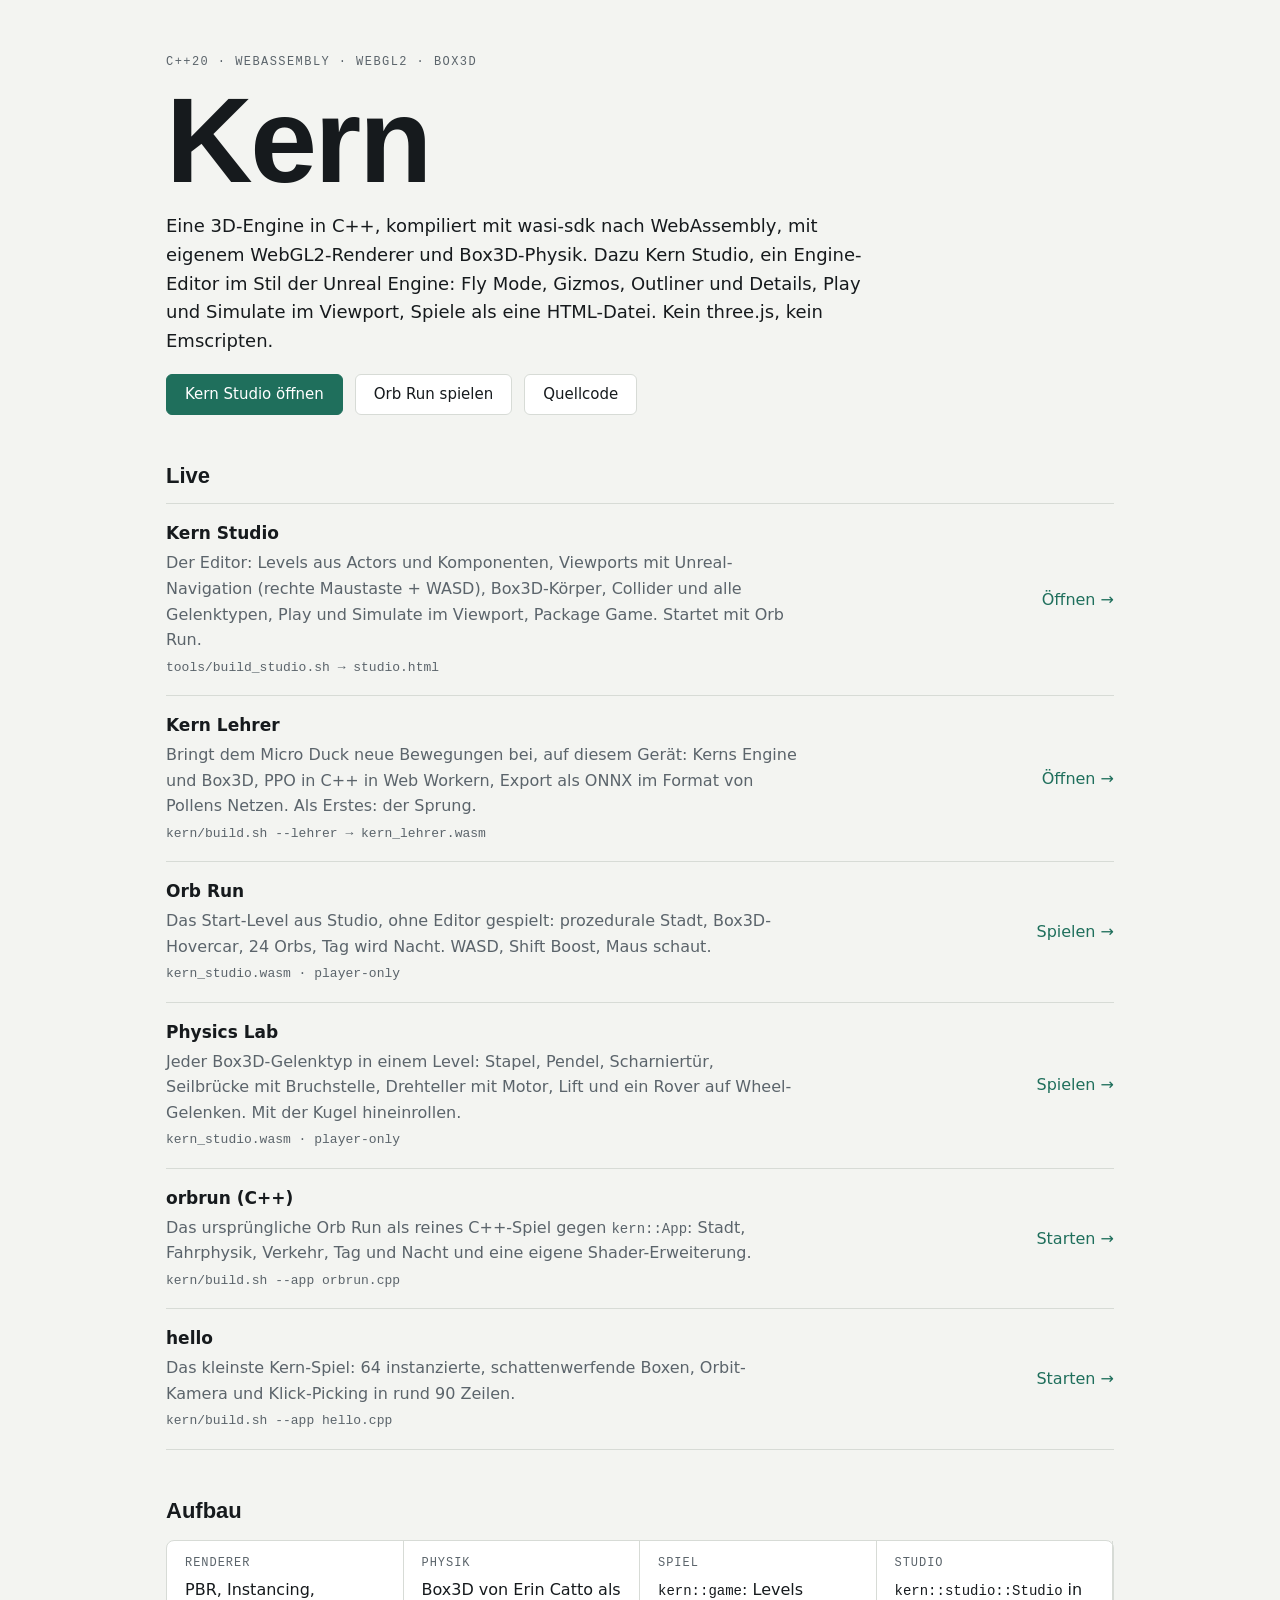
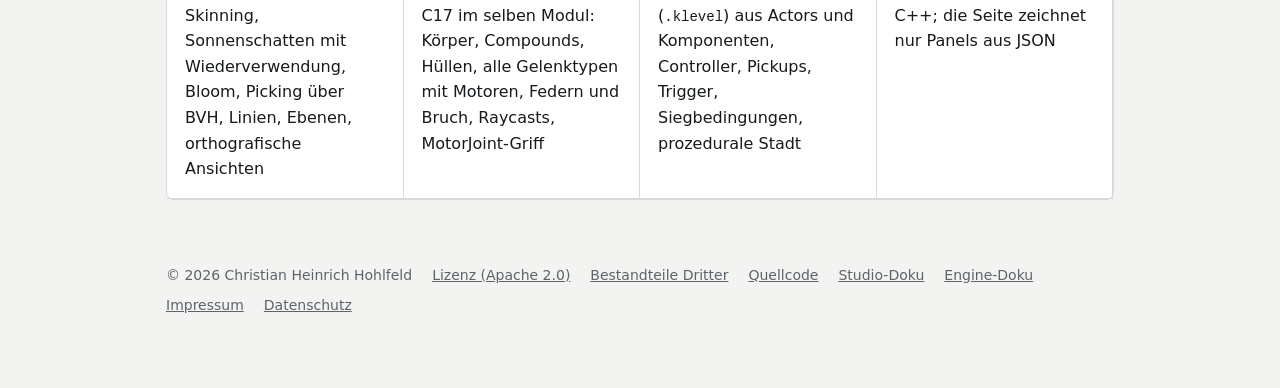
<file: index.html>
<!doctype html>
<html lang="de">
<head>
<meta charset="utf-8">
<meta name="viewport" content="width=device-width,initial-scale=1,viewport-fit=cover">
<title>Kern Engine</title>
<meta name="description" content="Kern: 3D-Engine in C++20, kompiliert nach WebAssembly, WebGL2-Renderer, Box3D-Physik und der Kern Editor als Game-Engine-Oberfläche.">
<style>
/* No web fonts from third-party hosts (no Google Fonts): the families below are used when they are
   installed on the device, otherwise the system fonts after them. */
/* Layout: one column of "build targets" like a build log; each target is a row with its artifact and launch link. */
:root {
  --bg: #f3f4f1; --surface: #ffffff; --ink: #161a1d; --muted: #5b646b; --line: #d7dbd6;
  --accent: #1f6f5c; --accent-ink: #ffffff; --signal: #b8860b;
  --display: "Archivo", "Helvetica Neue", Arial, sans-serif;
  --body: "IBM Plex Sans", system-ui, -apple-system, "Segoe UI", sans-serif;
  --mono: "IBM Plex Mono", ui-monospace, "SFMono-Regular", Menlo, monospace;
  color-scheme: light;
}
@media (prefers-color-scheme: dark) {
  :root:not([data-theme="light"]) { --bg: #101315; --surface: #171b1e; --ink: #e8ecea; --muted: #97a19c; --line: #2a3033; --accent: #4fbf9f; --accent-ink: #0d1412; --signal: #e0b44c; color-scheme: dark; }
}
:root[data-theme="dark"] { --bg: #101315; --surface: #171b1e; --ink: #e8ecea; --muted: #97a19c; --line: #2a3033; --accent: #4fbf9f; --accent-ink: #0d1412; --signal: #e0b44c; color-scheme: dark; }
* { box-sizing: border-box; }
html { padding-top: env(safe-area-inset-top, 0px); padding-bottom: env(safe-area-inset-bottom, 0px); }
body { margin: 0; background: var(--bg); color: var(--ink); font: 16px/1.6 var(--body); }
.wrap { max-width: 980px; margin: 0 auto; padding-block: 56px 72px; padding-left: max(16px, env(safe-area-inset-left, 0px)); padding-right: max(16px, env(safe-area-inset-right, 0px)); display: grid; gap: 48px; }
header { display: grid; gap: 18px; }
.eyebrow { font: 500 12px/1 var(--mono); letter-spacing: .12em; text-transform: uppercase; color: var(--muted); }
h1 { margin: 0; font: 800 clamp(56px, 12vw, 120px)/.9 var(--display); font-stretch: 112%; letter-spacing: -.02em; text-wrap: balance; }
.lede { margin: 0; max-width: 62ch; font-size: 18px; color: var(--ink); }
.lede b { font-weight: 500; }
.cta { display: flex; flex-wrap: wrap; gap: 12px; }
a.btn { display: inline-flex; align-items: center; gap: 8px; padding: 12px 18px; border-radius: 6px; font: 500 15px/1 var(--body); text-decoration: none; border: 1px solid var(--line); color: var(--ink); background: var(--surface); }
a.btn.primary { background: var(--accent); color: var(--accent-ink); border-color: var(--accent); }
a.btn:hover { border-color: var(--accent); }
a:focus-visible { outline: 2px solid var(--accent); outline-offset: 3px; }
h2 { margin: 0 0 14px; font: 600 22px/1.2 var(--display); font-stretch: 112%; }
.targets { list-style: none; margin: 0; padding: 0; border-top: 1px solid var(--line); }
.targets li { display: grid; grid-template-columns: minmax(0, 1fr) auto; gap: 6px 24px; align-items: center; padding: 18px 0; border-bottom: 1px solid var(--line); }
.targets .name { font: 600 17px/1.3 var(--body); }
.targets .what { grid-column: 1; margin: 0; color: var(--muted); max-width: 62ch; }
.targets .cmd { grid-column: 1; font: 13px/1.4 var(--mono); color: var(--muted); overflow-wrap: anywhere; }
.targets a.go { grid-column: 2; grid-row: 1 / span 3; white-space: nowrap; color: var(--accent); font-weight: 500; text-decoration: none; }
.targets a.go:hover { text-decoration: underline; }
.stack { display: grid; grid-template-columns: repeat(auto-fit, minmax(210px, 1fr)); gap: 0; border: 1px solid var(--line); border-radius: 8px; background: var(--surface); }
.stack div { padding: 16px 18px; border-right: 1px solid var(--line); border-bottom: 1px solid var(--line); min-width: 0; }
.stack dt { font: 500 12px/1 var(--mono); letter-spacing: .08em; text-transform: uppercase; color: var(--muted); margin-bottom: 8px; }
.stack dd { margin: 0; }
.stack code, p code { font: 14px var(--mono); }
footer { color: var(--muted); font-size: 14px; display: flex; flex-wrap: wrap; gap: 8px 20px; }
footer a { color: var(--muted); }
@media (max-width: 560px) {
  .targets li { grid-template-columns: minmax(0, 1fr); }
  .targets a.go { grid-column: 1; grid-row: auto; }
}
@media (prefers-reduced-motion: no-preference) { a.btn { transition: border-color .15s; } }
</style>
</head>
<body>
<div class="wrap">
  <header>
    <div class="eyebrow">C++20 · WebAssembly · WebGL2 · Box3D</div>
    <h1>Kern</h1>
    <p class="lede">Eine 3D-Engine in <b>C++</b>, kompiliert mit wasi-sdk nach <b>WebAssembly</b>, mit eigenem WebGL2-Renderer und <b>Box3D</b>-Physik. Dazu <b>Kern Studio</b>, ein Engine-Editor im Stil der Unreal Engine: Fly Mode, Gizmos, Outliner und Details, Play und Simulate im Viewport, Spiele als eine HTML-Datei. Kein three.js, kein Emscripten.</p>
    <div class="cta">
      <a class="btn primary" href="./editor/">Kern Studio öffnen</a>
      <a class="btn" href="./kern/web/studio/play.html?level=orbRun">Orb Run spielen</a>
      <a class="btn" href="https://github.com/ChristianHohlfeld/kern">Quellcode</a>
    </div>
  </header>

  <section aria-labelledby="live">
    <h2 id="live">Live</h2>
    <ul class="targets">
      <li>
        <span class="name">Kern Studio</span>
        <p class="what">Der Editor: Levels aus Actors und Komponenten, Viewports mit Unreal-Navigation (rechte Maustaste + WASD), Box3D-Körper, Collider und alle Gelenktypen, Play und Simulate im Viewport, Package Game. Startet mit Orb Run.</p>
        <span class="cmd">tools/build_studio.sh → studio.html</span>
        <a class="go" href="./editor/">Öffnen →</a>
      </li>
      <li>
        <span class="name">Kern Lehrer</span>
        <p class="what">Bringt dem Micro Duck neue Bewegungen bei, auf diesem Gerät: Kerns Engine und Box3D, PPO in C++ in Web Workern, Export als ONNX im Format von Pollens Netzen. Als Erstes: der Sprung.</p>
        <span class="cmd">kern/build.sh --lehrer → kern_lehrer.wasm</span>
        <a class="go" href="./lehrer/">Öffnen →</a>
      </li>
      <li>
        <span class="name">Orb Run</span>
        <p class="what">Das Start-Level aus Studio, ohne Editor gespielt: prozedurale Stadt, Box3D-Hovercar, 24 Orbs, Tag wird Nacht. WASD, Shift Boost, Maus schaut.</p>
        <span class="cmd">kern_studio.wasm · player-only</span>
        <a class="go" href="./kern/web/studio/play.html?level=orbRun">Spielen →</a>
      </li>
      <li>
        <span class="name">Physics Lab</span>
        <p class="what">Jeder Box3D-Gelenktyp in einem Level: Stapel, Pendel, Scharniertür, Seilbrücke mit Bruchstelle, Drehteller mit Motor, Lift und ein Rover auf Wheel-Gelenken. Mit der Kugel hineinrollen.</p>
        <span class="cmd">kern_studio.wasm · player-only</span>
        <a class="go" href="./kern/web/studio/play.html?level=physicsLab">Spielen →</a>
      </li>
      <li>
        <span class="name">orbrun (C++)</span>
        <p class="what">Das ursprüngliche Orb Run als reines C++-Spiel gegen <code>kern::App</code>: Stadt, Fahrphysik, Verkehr, Tag und Nacht und eine eigene Shader-Erweiterung.</p>
        <span class="cmd">kern/build.sh --app orbrun.cpp</span>
        <a class="go" href="./kern/examples/orbrun/">Starten →</a>
      </li>
      <li>
        <span class="name">hello</span>
        <p class="what">Das kleinste Kern-Spiel: 64 instanzierte, schattenwerfende Boxen, Orbit-Kamera und Klick-Picking in rund 90 Zeilen.</p>
        <span class="cmd">kern/build.sh --app hello.cpp</span>
        <a class="go" href="./kern/examples/hello/">Starten →</a>
      </li>
    </ul>
  </section>

  <section aria-labelledby="stack">
    <h2 id="stack">Aufbau</h2>
    <dl class="stack">
      <div><dt>Renderer</dt><dd>PBR, Instancing, Skinning, Sonnenschatten mit Wiederverwendung, Bloom, Picking über BVH, Linien, Ebenen, orthografische Ansichten</dd></div>
      <div><dt>Physik</dt><dd>Box3D von Erin Catto als C17 im selben Modul: Körper, Compounds, Hüllen, alle Gelenktypen mit Motoren, Federn und Bruch, Raycasts, MotorJoint-Griff</dd></div>
      <div><dt>Spiel</dt><dd><code>kern::game</code>: Levels (<code>.klevel</code>) aus Actors und Komponenten, Controller, Pickups, Trigger, Siegbedingungen, prozedurale Stadt</dd></div>
      <div><dt>Studio</dt><dd><code>kern::studio::Studio</code> in C++; die Seite zeichnet nur Panels aus JSON</dd></div>
    </dl>
  </section>

  <footer>
    <span>© 2026 Christian Heinrich Hohlfeld</span>
    <a href="LICENSING.txt">Lizenz (Apache 2.0)</a>
    <a href="LICENSES.txt">Bestandteile Dritter</a>
    <a href="https://github.com/ChristianHohlfeld/kern">Quellcode</a>
    <a href="https://github.com/ChristianHohlfeld/kern/blob/main/kern/docs/studio.md">Studio-Doku</a>
    <a href="https://github.com/ChristianHohlfeld/kern/blob/main/kern/README.md">Engine-Doku</a>
    <a href="impressum.html">Impressum</a>
    <a href="datenschutz.html">Datenschutz</a>
  </footer>
</div>
</body>
</html>
</file>
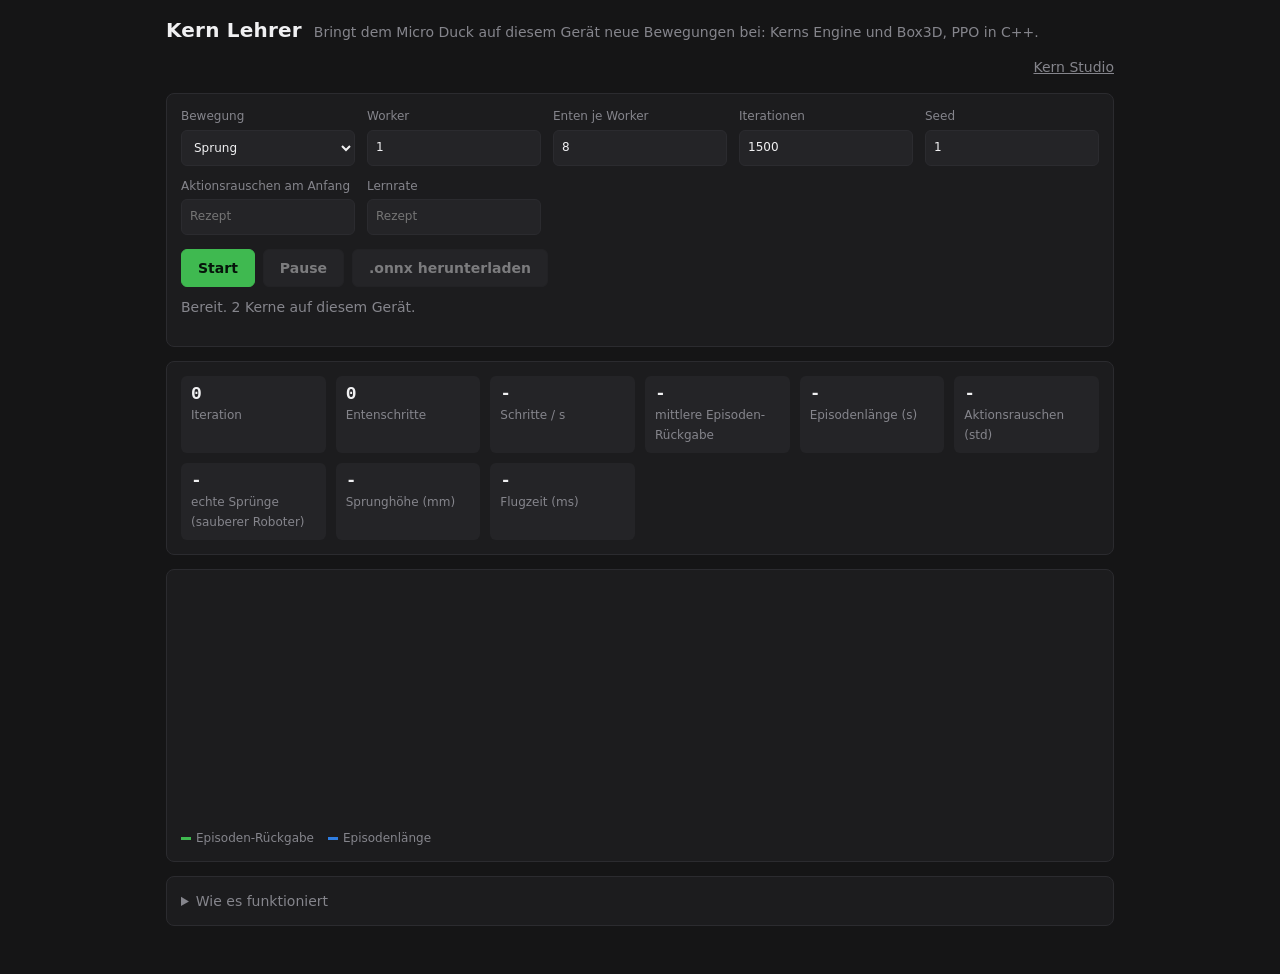
<file: lehrer/index.html>
<!doctype html>
<html lang="de">
<head>
<meta charset="utf-8">
<meta name="viewport" content="width=device-width,initial-scale=1,viewport-fit=cover">
<meta name="color-scheme" content="dark">
<meta name="theme-color" content="#151516">
<meta name="description" content="Kern Lehrer: bringt dem Micro Duck auf diesem Gerät neue Bewegungen bei, in Kerns eigener Engine und Physik.">
<title>Kern Lehrer</title>
<style>
:root {
  --bg1: #151516; --bg2: #1c1c1e; --bg3: #242427; --bg4: #2e2e32; --line2: #2b2b2f;
  --text: #c8c8cc; --text-hi: #f0f0f2; --dim: #85858c; --faint: #5a5a60;
  --accent: #2f7de1; --play: #3fb950; --warn: #e3b341; --err: #f0624f;
  --font: system-ui, -apple-system, "Segoe UI", Roboto, "Helvetica Neue", sans-serif;
  --mono: ui-monospace, "SF Mono", "Cascadia Mono", Menlo, Consolas, monospace;
  color-scheme: dark;
}
* { box-sizing: border-box; }
html, body { margin: 0; background: var(--bg1); color: var(--text); font: 14px/1.45 var(--font); }
main { max-width: 980px; margin: 0 auto; padding: max(16px, env(safe-area-inset-top)) 16px 32px; }
header { display: flex; align-items: baseline; gap: 12px; flex-wrap: wrap; margin-bottom: 16px; }
h1 { font-size: 20px; margin: 0; color: var(--text-hi); font-weight: 650; letter-spacing: .01em; }
header p { margin: 0; color: var(--dim); }
header a { color: var(--dim); margin-left: auto; }
.panel { background: var(--bg2); border: 1px solid var(--line2); border-radius: 8px; padding: 14px; margin-bottom: 14px; }
.controls { display: grid; grid-template-columns: repeat(auto-fit, minmax(150px, 1fr)); gap: 12px; align-items: end; }
label { display: grid; gap: 4px; color: var(--dim); font-size: 12px; }
select, input { font: inherit; color: var(--text-hi); background: var(--bg3); border: 1px solid var(--line2); border-radius: 6px; padding: 7px 8px; min-height: 36px; width: 100%; }
.buttons { display: flex; gap: 8px; flex-wrap: wrap; margin-top: 14px; }
button { font: inherit; font-weight: 600; color: var(--text-hi); background: var(--bg4); border: 1px solid var(--line2); border-radius: 6px; padding: 8px 16px; min-height: 38px; cursor: pointer; }
button.go { background: var(--play); border-color: var(--play); color: #06140a; }
button:disabled { opacity: .45; cursor: default; }
.stats { display: grid; grid-template-columns: repeat(auto-fit, minmax(130px, 1fr)); gap: 10px; }
.stat { background: var(--bg3); border-radius: 6px; padding: 8px 10px; }
.stat b { display: block; font: 600 18px var(--mono); color: var(--text-hi); font-variant-numeric: tabular-nums; }
.stat span { color: var(--dim); font-size: 12px; }
canvas { width: 100%; height: 240px; display: block; }
#status { color: var(--dim); min-height: 1.4em; margin-top: 10px; }
#status.err { color: var(--err); }
.saved { color: var(--play); font-size: 12px; min-height: 1.2em; }
.legend { display: flex; gap: 14px; color: var(--dim); font-size: 12px; margin-top: 6px; }
.legend i { display: inline-block; width: 10px; height: 3px; vertical-align: middle; margin-right: 5px; }
details { color: var(--dim); }
details p { margin: 6px 0; }
</style>
</head>
<body>
<main>
  <header>
    <h1>Kern Lehrer</h1>
    <p>Bringt dem Micro Duck auf diesem Gerät neue Bewegungen bei: Kerns Engine und Box3D, PPO in C++.</p>
    <a href="../editor/">Kern Studio</a>
  </header>
  <section class="panel">
    <div class="controls">
      <label>Bewegung
        <select id="task">
          <option value="jump">Sprung</option>
          <option value="stand">Stehen (Schnelltest)</option>
        </select>
      </label>
      <label>Worker <input id="workers" type="number" min="1" max="64"></label>
      <label>Enten je Worker <input id="envs" type="number" min="1" max="256" value="8"></label>
      <label>Iterationen <input id="iterations" type="number" min="1" max="100000" value="1500"></label>
      <label>Seed <input id="seed" type="number" min="1" value="1"></label>
      <label>Aktionsrauschen am Anfang <input id="initstd" type="number" min="0.05" max="2" step="0.05" placeholder="Rezept"></label>
      <label>Lernrate <input id="lr" type="number" min="0.00001" max="0.01" step="0.0001" placeholder="Rezept"></label>
    </div>
    <div class="buttons">
      <button id="start" class="go">Start</button>
      <button id="pause" disabled>Pause</button>
      <button id="download" disabled>.onnx herunterladen</button>
    </div>
    <div id="status">Die Engine lädt ...</div>
    <div id="saved" class="saved"></div>
  </section>
  <section class="panel stats">
    <div class="stat"><b id="s-it">0</b><span>Iteration</span></div>
    <div class="stat"><b id="s-steps">0</b><span>Entenschritte</span></div>
    <div class="stat"><b id="s-sps">-</b><span>Schritte / s</span></div>
    <div class="stat"><b id="s-ret">-</b><span>mittlere Episoden-Rückgabe</span></div>
    <div class="stat"><b id="s-len">-</b><span>Episodenlänge (s)</span></div>
    <div class="stat"><b id="s-std">-</b><span>Aktionsrauschen (std)</span></div>
    <div class="stat"><b id="s-jump">-</b><span>echte Sprünge (sauberer Roboter)</span></div>
    <div class="stat"><b id="s-height">-</b><span>Sprunghöhe (mm)</span></div>
    <div class="stat"><b id="s-flight">-</b><span>Flugzeit (ms)</span></div>
  </section>
  <section class="panel">
    <canvas id="chart"></canvas>
    <div class="legend"><span><i style="background:var(--play)"></i>Episoden-Rückgabe</span><span><i style="background:var(--accent)"></i>Episodenlänge</span></div>
  </section>
  <details class="panel">
    <summary>Wie es funktioniert</summary>
    <p>Der Sprung lernt in zwei Schritten: Zuerst ahmt das Netz ein Vorbild nach, einen Sprung, den eine Suche (CMA-ES) in derselben Physik gefunden hat. Danach übt es mit PPO und allen Variationen (Massen, Schwerpunkte, Servos, Sensoren), bis es den Sprung selbst sicher kann. Zur Laufzeit gibt es nur das Netz.</p>
    <p>Jeder Worker führt seine eigenen Enten in Kerns Engine (dieselben Servos, Sensoren und derselbe 50-Hz-Regler wie im Kern Studio) und handelt mit der aktuellen Policy. Der Lerner sammelt ihre Schritte und verbessert die Policy mit PPO, dem Rezept, mit dem Pollen Robotics die Netze des Roboters trainiert. Heraus kommt eine ONNX-Datei im Format von Pollens Netzen; Kern Studio und der Roboter selbst können sie laden.</p>
    <p>Diesen Tab offen lassen, solange er lernt; ein Handy ans Ladekabel. Mehr Worker nutzen mehr Kerne. Gleicher Seed und gleich viele Enten ergeben Bit für Bit dasselbe Netz, auf jedem Gerät.</p>
    <p>Alle 25 Iterationen wird das Netz auf diesem Gerät für Kern Studio gespeichert: Die Bewegung „jump“ des Micro Duck (Logik-Knoten Robot Move, Bewegung „jump“) nutzt dann das neueste Sprung-Netz, in offenen Studio-Tabs sofort.</p>
  </details>
</main>
<script type="module" src="../kern/web/lehrer/lehrer.mjs"></script>
</body>
</html>
</file>
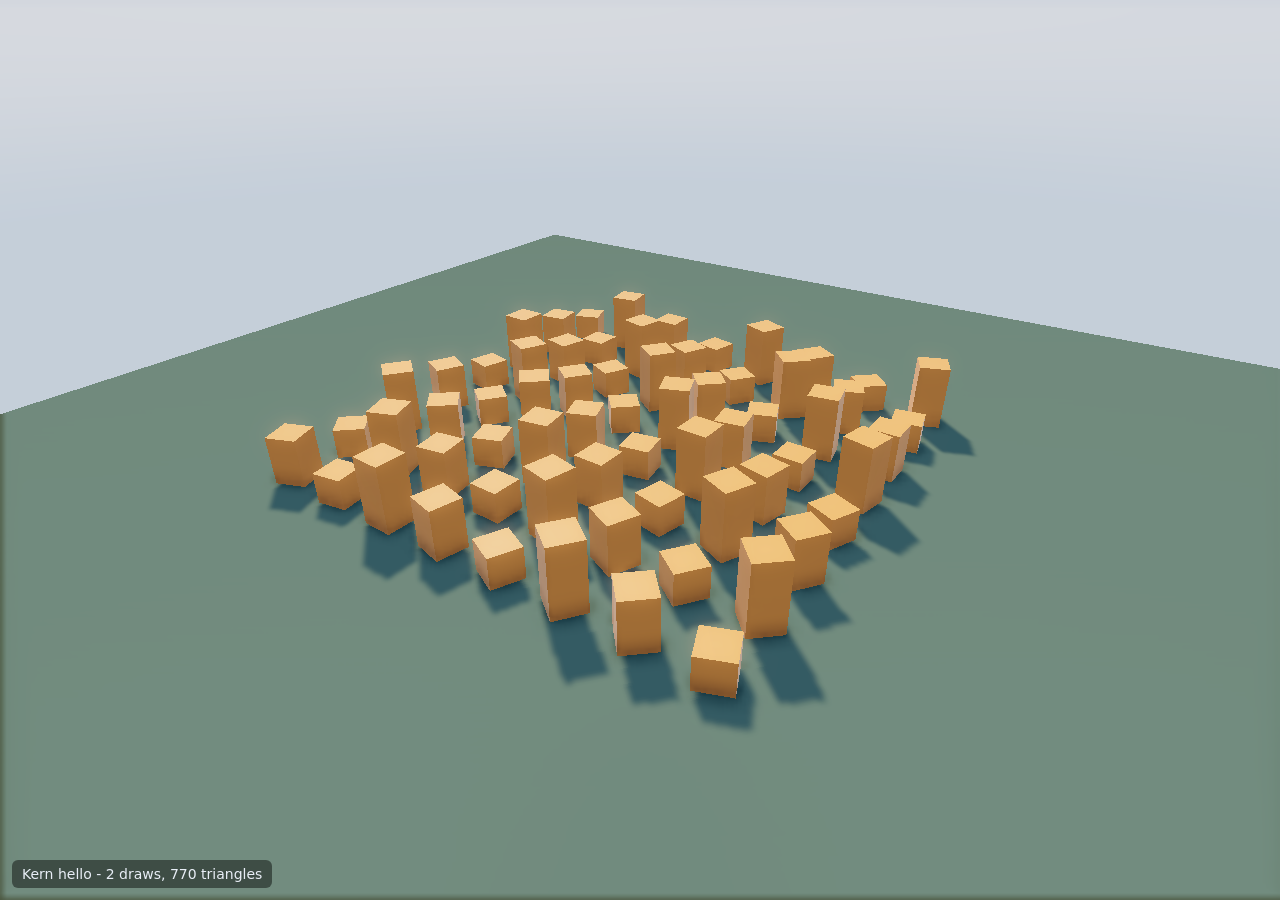
<file: kern/examples/hello/index.html>
<!doctype html>
<html lang="en">
<head>
<meta charset="utf-8">
<meta name="viewport" content="width=device-width,initial-scale=1,viewport-fit=cover">
<title>Kern hello</title>
<style>
  html, body { margin: 0; height: 100%; background: #0b1018; color: #e8eef6; font: 14px system-ui, sans-serif; overflow: hidden; }
  canvas { display: block; width: 100%; height: 100%; }
  #status { position: fixed; left: 12px; bottom: 12px; padding: 6px 10px; background: rgba(0,0,0,.45); border-radius: 6px; pointer-events: none; }
</style>
</head>
<body>
<canvas id="game"></canvas>
<div id="status">loading...</div>
<script type="module">
  import {runKernApp} from "../../web/app.mjs";
  const status = document.getElementById("status");
  runKernApp({canvas: document.getElementById("game"), url: "./hello.wasm", onStatus: text => (status.textContent = text)})
    .then(app => (window.__kernApp = app))
    .catch(error => { status.textContent = String(error); window.__kernError = String(error); });
</script>
</body>
</html>
</file>
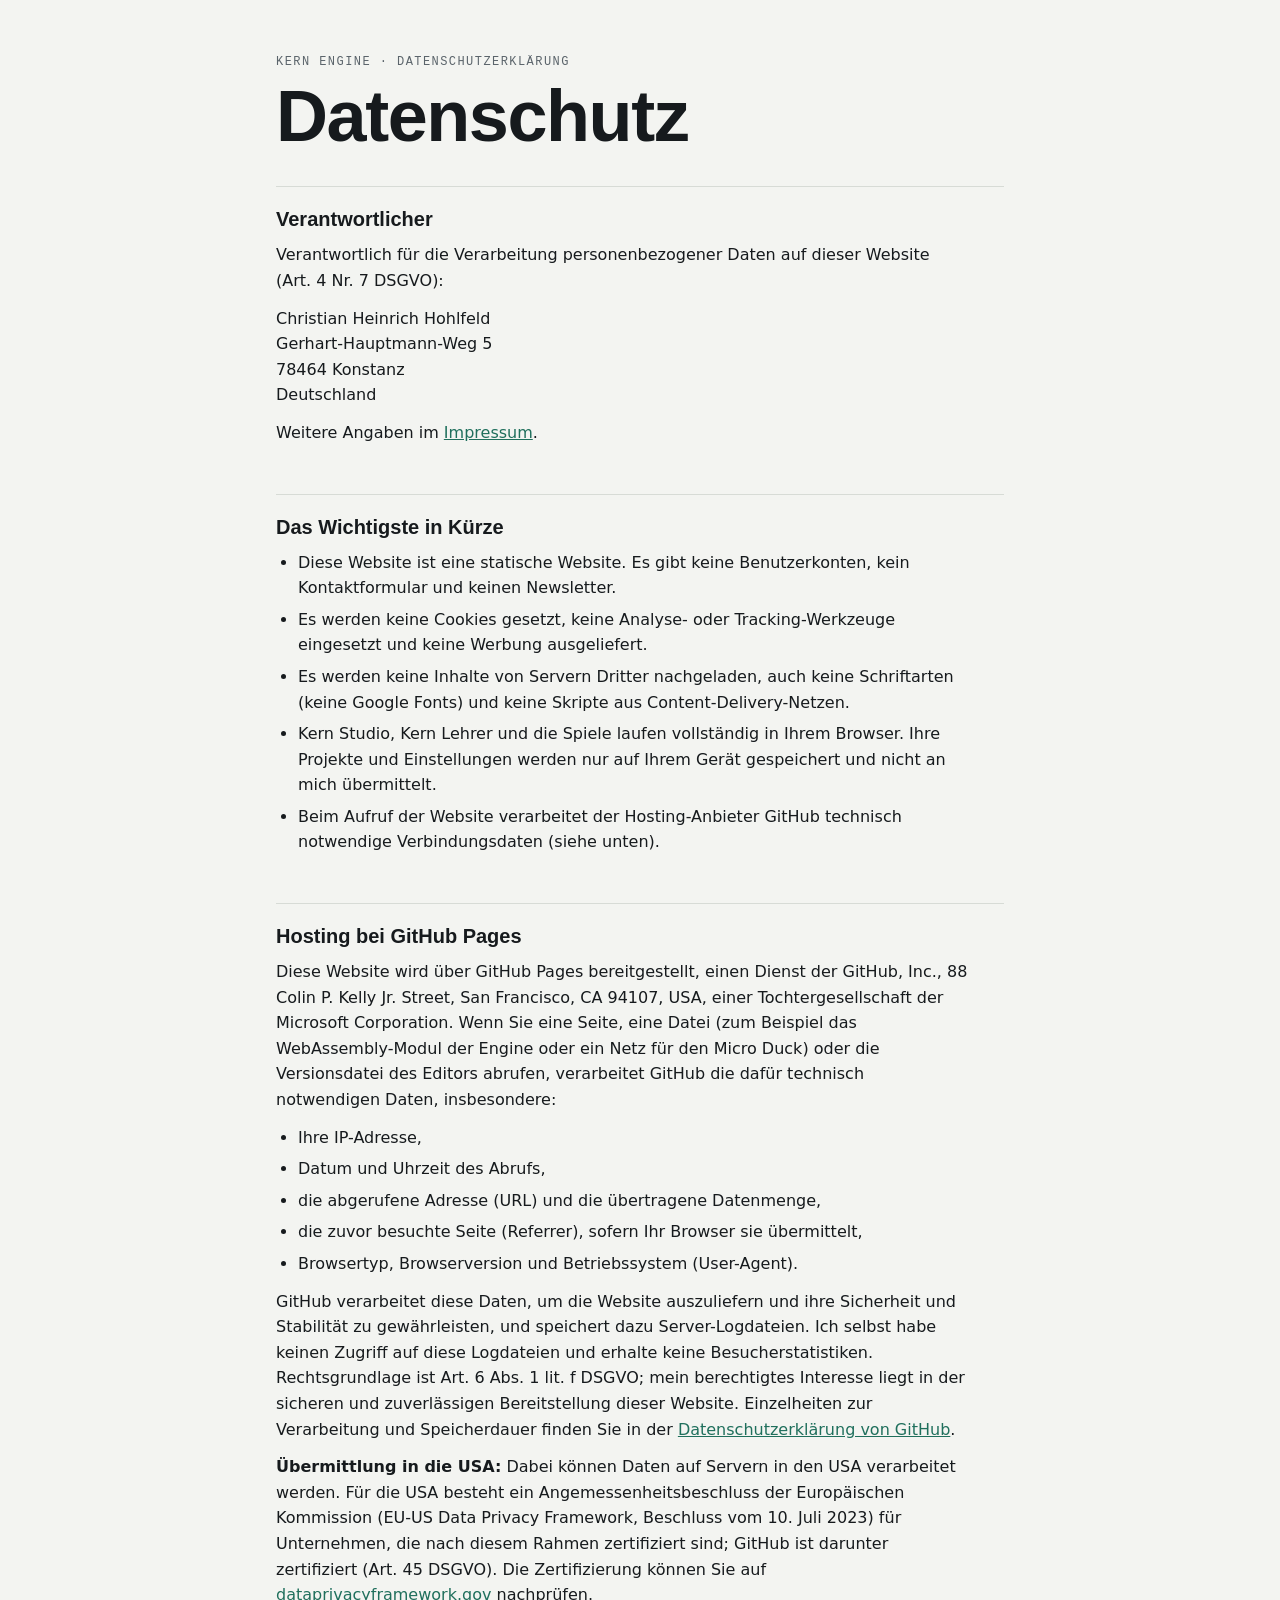
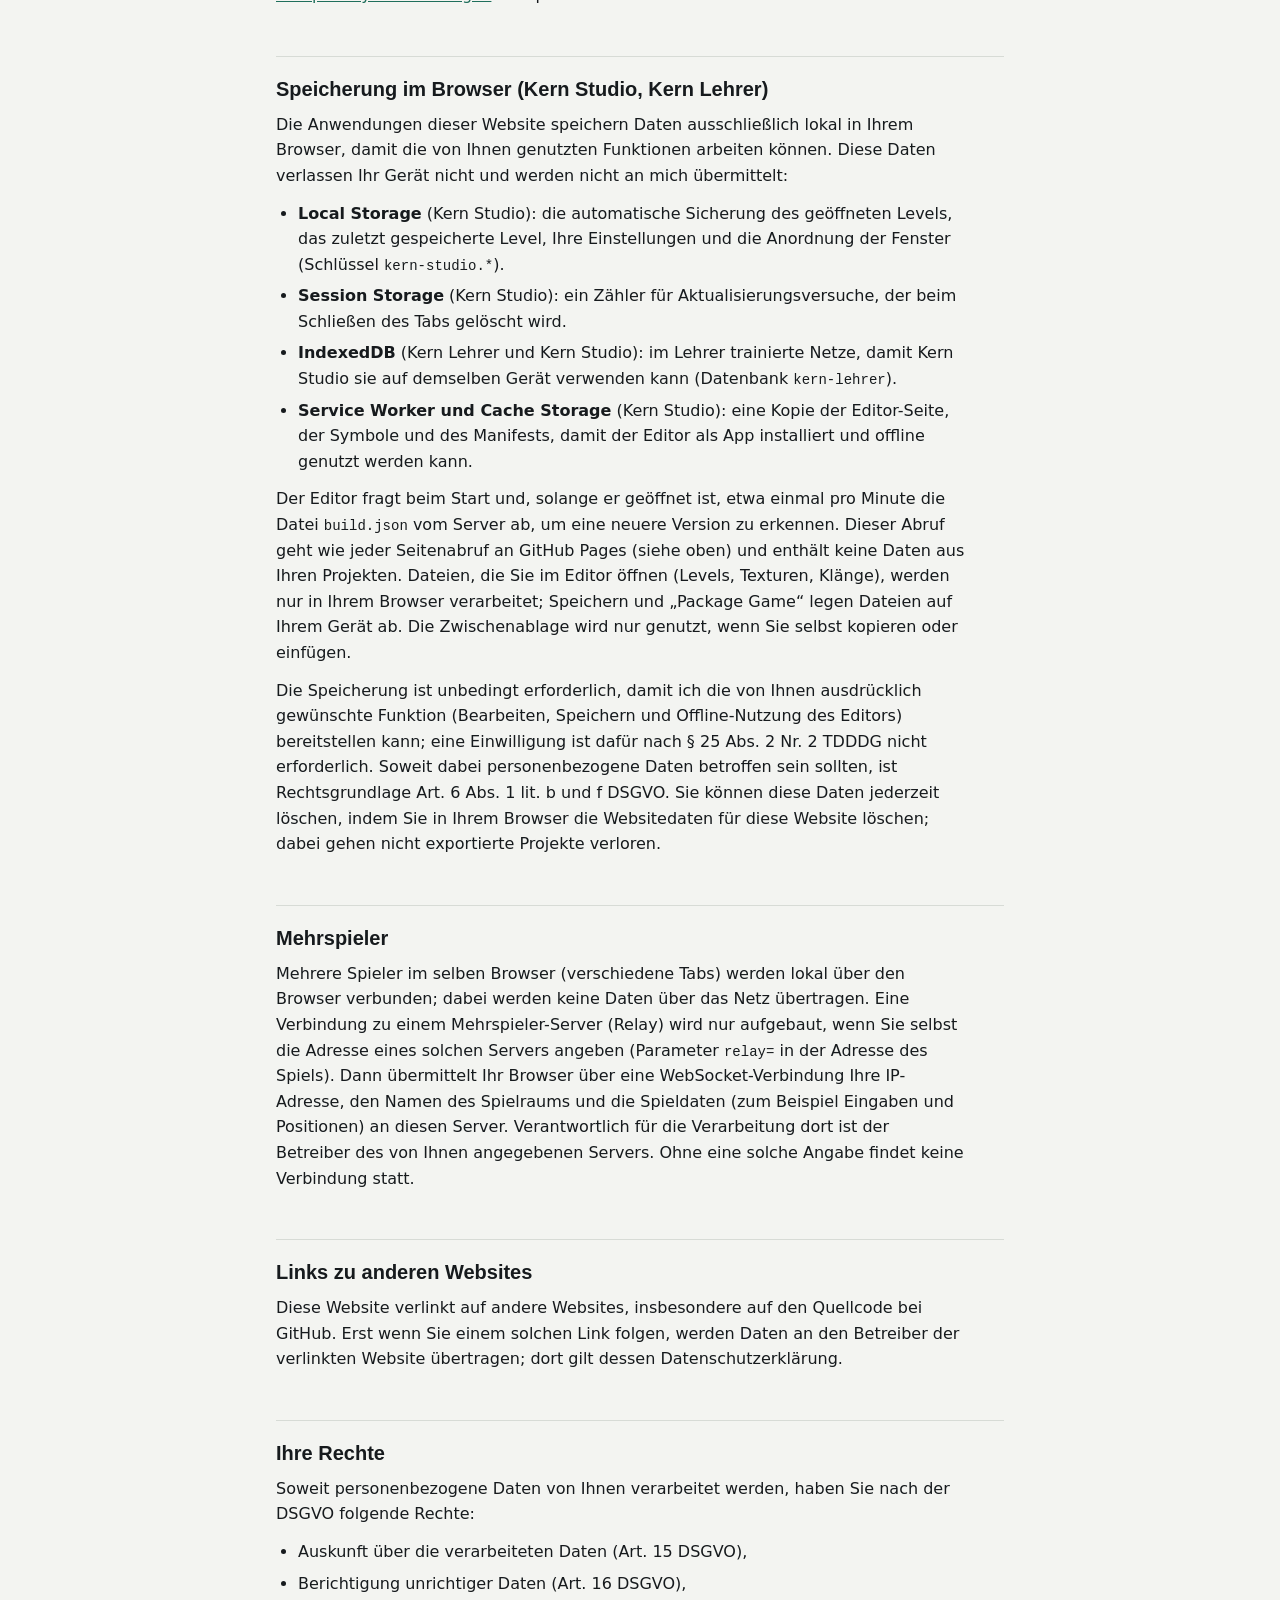
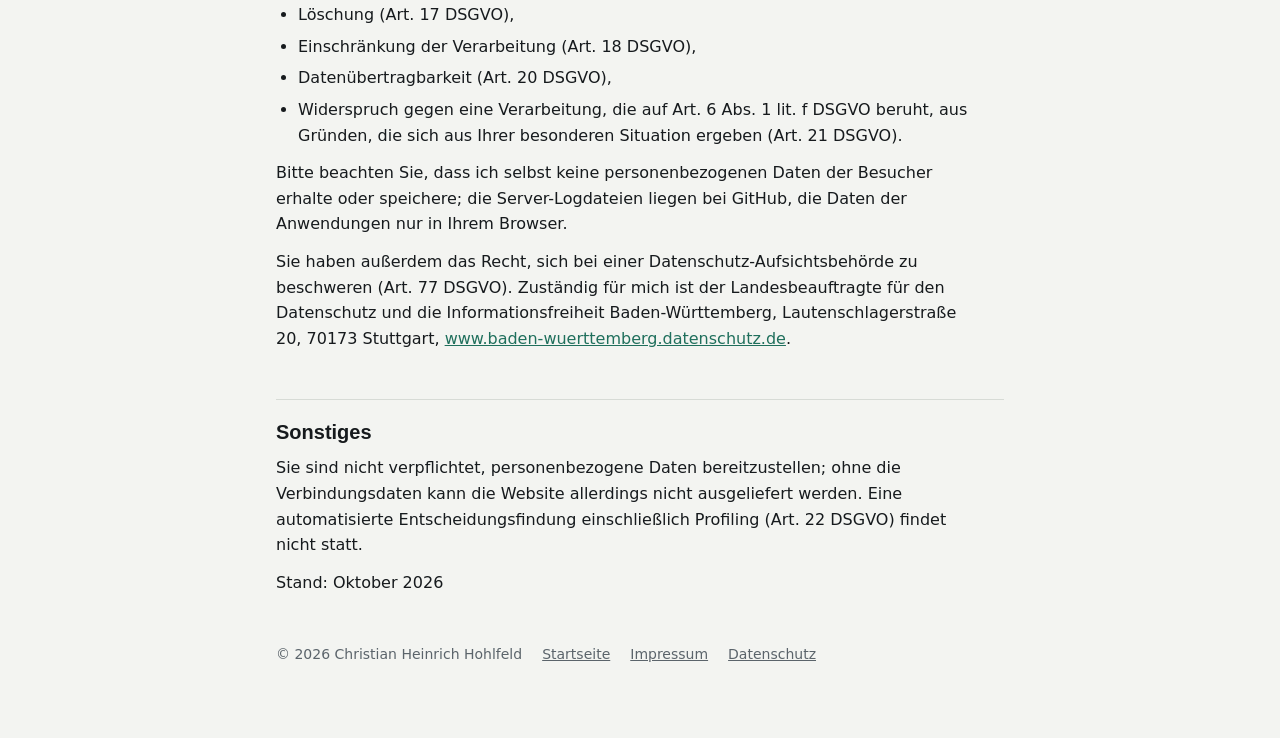
<file: datenschutz.html>
<!doctype html>
<html lang="de">
<head>
<meta charset="utf-8">
<meta name="viewport" content="width=device-width,initial-scale=1,viewport-fit=cover">
<title>Datenschutz · Kern Engine</title>
<meta name="description" content="Datenschutzerklärung der Website der Kern Engine.">
<style>
/* Same tokens as index.html; no web fonts from third-party hosts. */
:root {
  --bg: #f3f4f1; --surface: #ffffff; --ink: #161a1d; --muted: #5b646b; --line: #d7dbd6;
  --accent: #1f6f5c; --accent-ink: #ffffff;
  --display: "Archivo", "Helvetica Neue", Arial, sans-serif;
  --body: "IBM Plex Sans", system-ui, -apple-system, "Segoe UI", sans-serif;
  --mono: "IBM Plex Mono", ui-monospace, "SFMono-Regular", Menlo, monospace;
  color-scheme: light;
}
@media (prefers-color-scheme: dark) {
  :root:not([data-theme="light"]) { --bg: #101315; --surface: #171b1e; --ink: #e8ecea; --muted: #97a19c; --line: #2a3033; --accent: #4fbf9f; --accent-ink: #0d1412; color-scheme: dark; }
}
:root[data-theme="dark"] { --bg: #101315; --surface: #171b1e; --ink: #e8ecea; --muted: #97a19c; --line: #2a3033; --accent: #4fbf9f; --accent-ink: #0d1412; color-scheme: dark; }
* { box-sizing: border-box; }
html { padding-top: env(safe-area-inset-top, 0px); padding-bottom: env(safe-area-inset-bottom, 0px); }
body { margin: 0; background: var(--bg); color: var(--ink); font: 16px/1.6 var(--body); }
.wrap { max-width: 760px; margin: 0 auto; padding-block: 56px 72px; padding-left: max(16px, env(safe-area-inset-left, 0px)); padding-right: max(16px, env(safe-area-inset-right, 0px)); display: grid; gap: 36px; }
header { display: grid; gap: 14px; }
.eyebrow { font: 500 12px/1 var(--mono); letter-spacing: .12em; text-transform: uppercase; color: var(--muted); }
.eyebrow a { color: inherit; text-decoration: none; }
.eyebrow a:hover { color: var(--accent); }
h1 { margin: 0; font: 800 clamp(40px, 8vw, 72px)/.95 var(--display); font-stretch: 112%; letter-spacing: -.02em; }
h2 { margin: 0 0 10px; font: 600 20px/1.25 var(--display); font-stretch: 112%; }
section { border-top: 1px solid var(--line); padding-top: 20px; }
p, address { margin: 0 0 12px; max-width: 68ch; font-style: normal; }
a { color: var(--accent); }
a:focus-visible { outline: 2px solid var(--accent); outline-offset: 3px; }
footer { color: var(--muted); font-size: 14px; display: flex; flex-wrap: wrap; gap: 8px 20px; }
footer a { color: var(--muted); }
ul { margin: 0 0 12px; padding-left: 22px; max-width: 68ch; }
li { margin-bottom: 6px; }
code { font: 14px var(--mono); }
</style>
</head>
<body>
<div class="wrap">
  <header>
    <div class="eyebrow"><a href="./">Kern Engine</a> · Datenschutzerklärung</div>
    <h1>Datenschutz</h1>
  </header>

  <section aria-labelledby="verantwortlich">
    <h2 id="verantwortlich">Verantwortlicher</h2>
    <p>Verantwortlich für die Verarbeitung personenbezogener Daten auf dieser Website (Art. 4 Nr. 7 DSGVO):</p>
    <address>
      Christian Heinrich Hohlfeld<br>
      Gerhart-Hauptmann-Weg 5<br>
      78464 Konstanz<br>
      Deutschland
    </address>
    <!-- Kontakt (vor der Veröffentlichung zu ergänzen, wie im Impressum):
    <p>E-Mail: kontakt@… (vom Inhaber einzutragen)</p>
    -->
    <p>Weitere Angaben im <a href="impressum.html">Impressum</a>.</p>
  </section>

  <section aria-labelledby="kurz">
    <h2 id="kurz">Das Wichtigste in Kürze</h2>
    <ul>
      <li>Diese Website ist eine statische Website. Es gibt keine Benutzerkonten, kein Kontaktformular und keinen Newsletter.</li>
      <li>Es werden keine Cookies gesetzt, keine Analyse- oder Tracking-Werkzeuge eingesetzt und keine Werbung ausgeliefert.</li>
      <li>Es werden keine Inhalte von Servern Dritter nachgeladen, auch keine Schriftarten (keine Google Fonts) und keine Skripte aus Content-Delivery-Netzen.</li>
      <li>Kern Studio, Kern Lehrer und die Spiele laufen vollständig in Ihrem Browser. Ihre Projekte und Einstellungen werden nur auf Ihrem Gerät gespeichert und nicht an mich übermittelt.</li>
      <li>Beim Aufruf der Website verarbeitet der Hosting-Anbieter GitHub technisch notwendige Verbindungsdaten (siehe unten).</li>
    </ul>
  </section>

  <section aria-labelledby="hosting">
    <h2 id="hosting">Hosting bei GitHub Pages</h2>
    <p>Diese Website wird über GitHub Pages bereitgestellt, einen Dienst der GitHub, Inc., 88 Colin P. Kelly Jr. Street, San Francisco, CA 94107, USA, einer Tochtergesellschaft der Microsoft Corporation. Wenn Sie eine Seite, eine Datei (zum Beispiel das WebAssembly-Modul der Engine oder ein Netz für den Micro Duck) oder die Versionsdatei des Editors abrufen, verarbeitet GitHub die dafür technisch notwendigen Daten, insbesondere:</p>
    <ul>
      <li>Ihre IP-Adresse,</li>
      <li>Datum und Uhrzeit des Abrufs,</li>
      <li>die abgerufene Adresse (URL) und die übertragene Datenmenge,</li>
      <li>die zuvor besuchte Seite (Referrer), sofern Ihr Browser sie übermittelt,</li>
      <li>Browsertyp, Browserversion und Betriebssystem (User-Agent).</li>
    </ul>
    <p>GitHub verarbeitet diese Daten, um die Website auszuliefern und ihre Sicherheit und Stabilität zu gewährleisten, und speichert dazu Server-Logdateien. Ich selbst habe keinen Zugriff auf diese Logdateien und erhalte keine Besucherstatistiken. Rechtsgrundlage ist Art. 6 Abs. 1 lit. f DSGVO; mein berechtigtes Interesse liegt in der sicheren und zuverlässigen Bereitstellung dieser Website. Einzelheiten zur Verarbeitung und Speicherdauer finden Sie in der <a href="https://docs.github.com/de/site-policy/privacy-policies/github-general-privacy-statement">Datenschutzerklärung von GitHub</a>.</p>
    <p><b>Übermittlung in die USA:</b> Dabei können Daten auf Servern in den USA verarbeitet werden. Für die USA besteht ein Angemessenheitsbeschluss der Europäischen Kommission (EU-US Data Privacy Framework, Beschluss vom 10. Juli 2023) für Unternehmen, die nach diesem Rahmen zertifiziert sind; GitHub ist darunter zertifiziert (Art. 45 DSGVO). Die Zertifizierung können Sie auf <a href="https://www.dataprivacyframework.gov/">dataprivacyframework.gov</a> nachprüfen.</p>
  </section>

  <section aria-labelledby="lokal">
    <h2 id="lokal">Speicherung im Browser (Kern Studio, Kern Lehrer)</h2>
    <p>Die Anwendungen dieser Website speichern Daten ausschließlich lokal in Ihrem Browser, damit die von Ihnen genutzten Funktionen arbeiten können. Diese Daten verlassen Ihr Gerät nicht und werden nicht an mich übermittelt:</p>
    <ul>
      <li><b>Local Storage</b> (Kern Studio): die automatische Sicherung des geöffneten Levels, das zuletzt gespeicherte Level, Ihre Einstellungen und die Anordnung der Fenster (Schlüssel <code>kern-studio.*</code>).</li>
      <li><b>Session Storage</b> (Kern Studio): ein Zähler für Aktualisierungsversuche, der beim Schließen des Tabs gelöscht wird.</li>
      <li><b>IndexedDB</b> (Kern Lehrer und Kern Studio): im Lehrer trainierte Netze, damit Kern Studio sie auf demselben Gerät verwenden kann (Datenbank <code>kern-lehrer</code>).</li>
      <li><b>Service Worker und Cache Storage</b> (Kern Studio): eine Kopie der Editor-Seite, der Symbole und des Manifests, damit der Editor als App installiert und offline genutzt werden kann.</li>
    </ul>
    <p>Der Editor fragt beim Start und, solange er geöffnet ist, etwa einmal pro Minute die Datei <code>build.json</code> vom Server ab, um eine neuere Version zu erkennen. Dieser Abruf geht wie jeder Seitenabruf an GitHub Pages (siehe oben) und enthält keine Daten aus Ihren Projekten. Dateien, die Sie im Editor öffnen (Levels, Texturen, Klänge), werden nur in Ihrem Browser verarbeitet; Speichern und „Package Game“ legen Dateien auf Ihrem Gerät ab. Die Zwischenablage wird nur genutzt, wenn Sie selbst kopieren oder einfügen.</p>
    <p>Die Speicherung ist unbedingt erforderlich, damit ich die von Ihnen ausdrücklich gewünschte Funktion (Bearbeiten, Speichern und Offline-Nutzung des Editors) bereitstellen kann; eine Einwilligung ist dafür nach § 25 Abs. 2 Nr. 2 TDDDG nicht erforderlich. Soweit dabei personenbezogene Daten betroffen sein sollten, ist Rechtsgrundlage Art. 6 Abs. 1 lit. b und f DSGVO. Sie können diese Daten jederzeit löschen, indem Sie in Ihrem Browser die Websitedaten für diese Website löschen; dabei gehen nicht exportierte Projekte verloren.</p>
  </section>

  <section aria-labelledby="mehrspieler">
    <h2 id="mehrspieler">Mehrspieler</h2>
    <p>Mehrere Spieler im selben Browser (verschiedene Tabs) werden lokal über den Browser verbunden; dabei werden keine Daten über das Netz übertragen. Eine Verbindung zu einem Mehrspieler-Server (Relay) wird nur aufgebaut, wenn Sie selbst die Adresse eines solchen Servers angeben (Parameter <code>relay=</code> in der Adresse des Spiels). Dann übermittelt Ihr Browser über eine WebSocket-Verbindung Ihre IP-Adresse, den Namen des Spielraums und die Spieldaten (zum Beispiel Eingaben und Positionen) an diesen Server. Verantwortlich für die Verarbeitung dort ist der Betreiber des von Ihnen angegebenen Servers. Ohne eine solche Angabe findet keine Verbindung statt.</p>
  </section>

  <section aria-labelledby="extern">
    <h2 id="extern">Links zu anderen Websites</h2>
    <p>Diese Website verlinkt auf andere Websites, insbesondere auf den Quellcode bei GitHub. Erst wenn Sie einem solchen Link folgen, werden Daten an den Betreiber der verlinkten Website übertragen; dort gilt dessen Datenschutzerklärung.</p>
  </section>

  <section aria-labelledby="rechte">
    <h2 id="rechte">Ihre Rechte</h2>
    <p>Soweit personenbezogene Daten von Ihnen verarbeitet werden, haben Sie nach der DSGVO folgende Rechte:</p>
    <ul>
      <li>Auskunft über die verarbeiteten Daten (Art. 15 DSGVO),</li>
      <li>Berichtigung unrichtiger Daten (Art. 16 DSGVO),</li>
      <li>Löschung (Art. 17 DSGVO),</li>
      <li>Einschränkung der Verarbeitung (Art. 18 DSGVO),</li>
      <li>Datenübertragbarkeit (Art. 20 DSGVO),</li>
      <li>Widerspruch gegen eine Verarbeitung, die auf Art. 6 Abs. 1 lit. f DSGVO beruht, aus Gründen, die sich aus Ihrer besonderen Situation ergeben (Art. 21 DSGVO).</li>
    </ul>
    <p>Bitte beachten Sie, dass ich selbst keine personenbezogenen Daten der Besucher erhalte oder speichere; die Server-Logdateien liegen bei GitHub, die Daten der Anwendungen nur in Ihrem Browser.</p>
    <p>Sie haben außerdem das Recht, sich bei einer Datenschutz-Aufsichtsbehörde zu beschweren (Art. 77 DSGVO). Zuständig für mich ist der Landesbeauftragte für den Datenschutz und die Informationsfreiheit Baden-Württemberg, Lautenschlagerstraße 20, 70173 Stuttgart, <a href="https://www.baden-wuerttemberg.datenschutz.de/">www.baden-wuerttemberg.datenschutz.de</a>.</p>
  </section>

  <section aria-labelledby="sonst">
    <h2 id="sonst">Sonstiges</h2>
    <p>Sie sind nicht verpflichtet, personenbezogene Daten bereitzustellen; ohne die Verbindungsdaten kann die Website allerdings nicht ausgeliefert werden. Eine automatisierte Entscheidungsfindung einschließlich Profiling (Art. 22 DSGVO) findet nicht statt.</p>
    <p>Stand: Oktober 2026</p>
  </section>

  <footer>
    <span>© 2026 Christian Heinrich Hohlfeld</span>
    <a href="./">Startseite</a>
    <a href="impressum.html">Impressum</a>
    <a href="datenschutz.html" aria-current="page">Datenschutz</a>
  </footer>
</div>
</body>
</html>
</file>
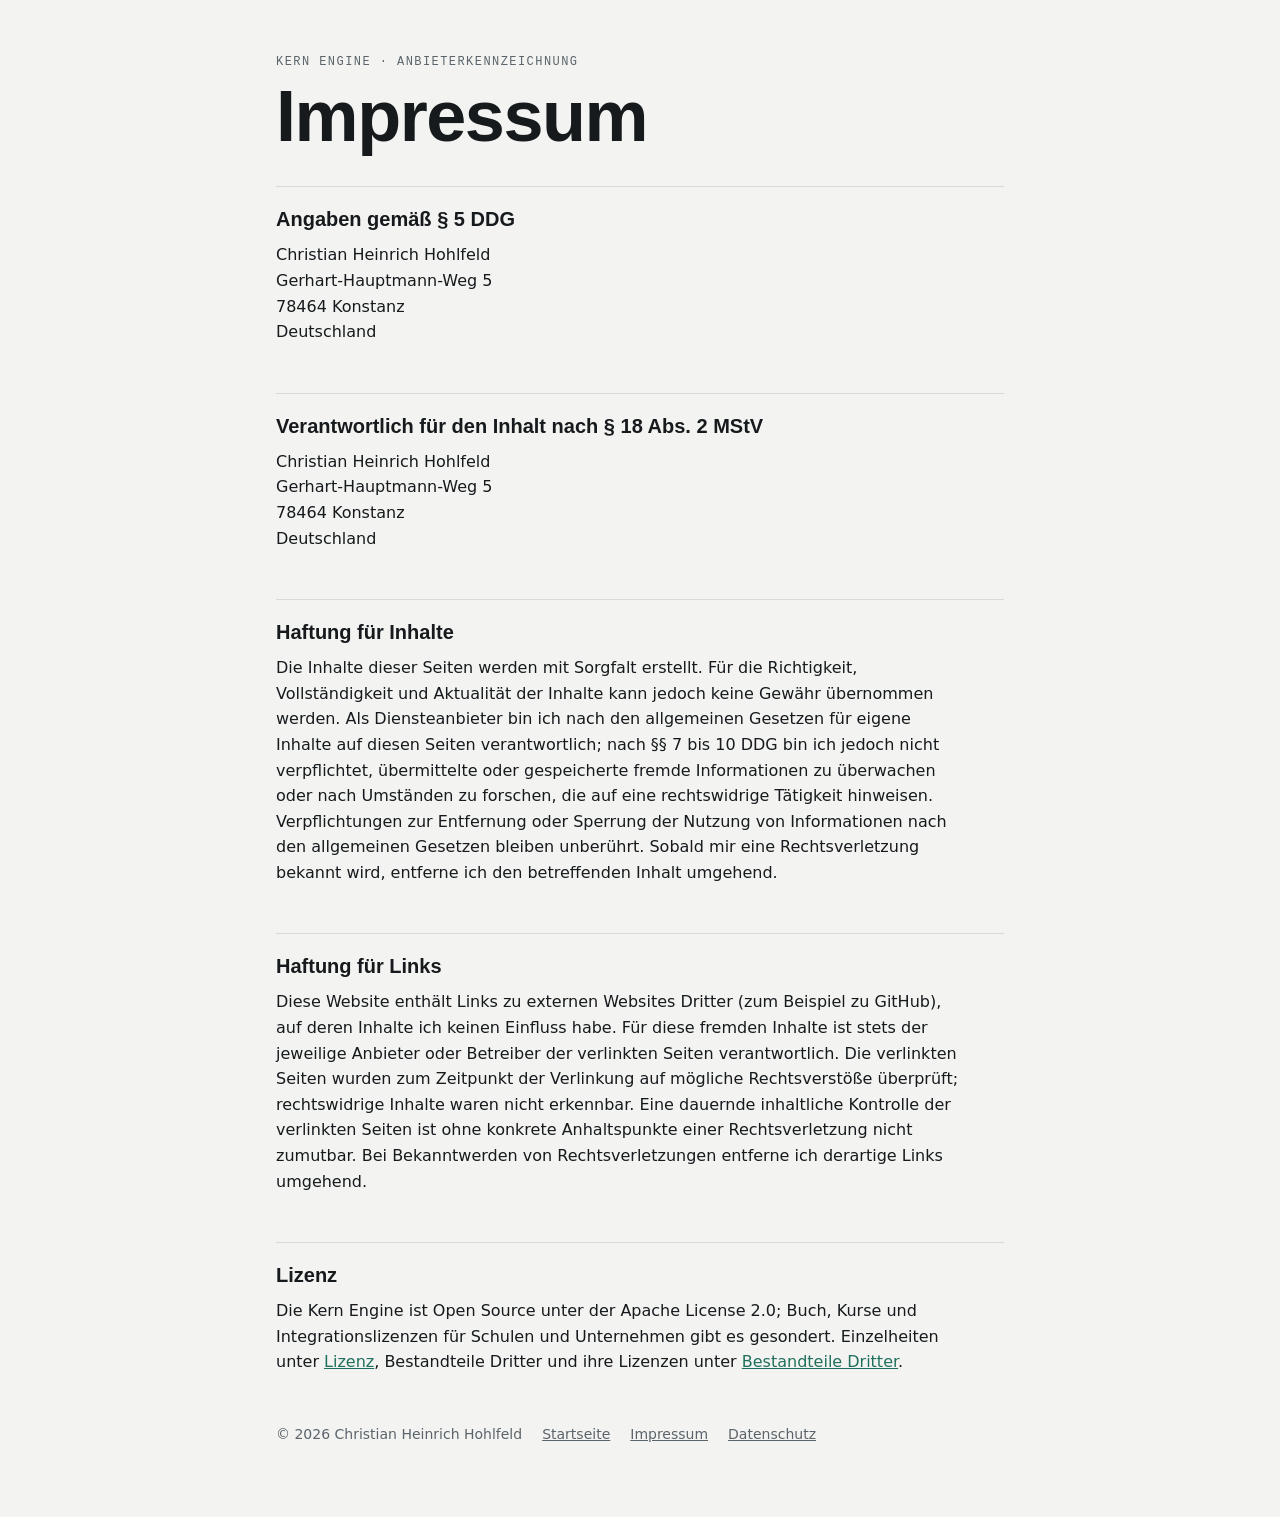
<file: impressum.html>
<!doctype html>
<html lang="de">
<head>
<meta charset="utf-8">
<meta name="viewport" content="width=device-width,initial-scale=1,viewport-fit=cover">
<title>Impressum · Kern Engine</title>
<meta name="description" content="Impressum der Website der Kern Engine.">
<style>
/* Same tokens as index.html; no web fonts from third-party hosts. */
:root {
  --bg: #f3f4f1; --surface: #ffffff; --ink: #161a1d; --muted: #5b646b; --line: #d7dbd6;
  --accent: #1f6f5c; --accent-ink: #ffffff;
  --display: "Archivo", "Helvetica Neue", Arial, sans-serif;
  --body: "IBM Plex Sans", system-ui, -apple-system, "Segoe UI", sans-serif;
  --mono: "IBM Plex Mono", ui-monospace, "SFMono-Regular", Menlo, monospace;
  color-scheme: light;
}
@media (prefers-color-scheme: dark) {
  :root:not([data-theme="light"]) { --bg: #101315; --surface: #171b1e; --ink: #e8ecea; --muted: #97a19c; --line: #2a3033; --accent: #4fbf9f; --accent-ink: #0d1412; color-scheme: dark; }
}
:root[data-theme="dark"] { --bg: #101315; --surface: #171b1e; --ink: #e8ecea; --muted: #97a19c; --line: #2a3033; --accent: #4fbf9f; --accent-ink: #0d1412; color-scheme: dark; }
* { box-sizing: border-box; }
html { padding-top: env(safe-area-inset-top, 0px); padding-bottom: env(safe-area-inset-bottom, 0px); }
body { margin: 0; background: var(--bg); color: var(--ink); font: 16px/1.6 var(--body); }
.wrap { max-width: 760px; margin: 0 auto; padding-block: 56px 72px; padding-left: max(16px, env(safe-area-inset-left, 0px)); padding-right: max(16px, env(safe-area-inset-right, 0px)); display: grid; gap: 36px; }
header { display: grid; gap: 14px; }
.eyebrow { font: 500 12px/1 var(--mono); letter-spacing: .12em; text-transform: uppercase; color: var(--muted); }
.eyebrow a { color: inherit; text-decoration: none; }
.eyebrow a:hover { color: var(--accent); }
h1 { margin: 0; font: 800 clamp(40px, 8vw, 72px)/.95 var(--display); font-stretch: 112%; letter-spacing: -.02em; }
h2 { margin: 0 0 10px; font: 600 20px/1.25 var(--display); font-stretch: 112%; }
section { border-top: 1px solid var(--line); padding-top: 20px; }
p, address { margin: 0 0 12px; max-width: 68ch; font-style: normal; }
a { color: var(--accent); }
a:focus-visible { outline: 2px solid var(--accent); outline-offset: 3px; }
footer { color: var(--muted); font-size: 14px; display: flex; flex-wrap: wrap; gap: 8px 20px; }
footer a { color: var(--muted); }
</style>
</head>
<body>
<div class="wrap">
  <header>
    <div class="eyebrow"><a href="./">Kern Engine</a> · Anbieterkennzeichnung</div>
    <h1>Impressum</h1>
  </header>

  <section aria-labelledby="anbieter">
    <h2 id="anbieter">Angaben gemäß § 5 DDG</h2>
    <address>
      Christian Heinrich Hohlfeld<br>
      Gerhart-Hauptmann-Weg 5<br>
      78464 Konstanz<br>
      Deutschland
    </address>
    <!-- Kontakt (§ 5 Abs. 1 Nr. 2 DDG, vor der Veröffentlichung zu ergänzen):
    <p>E-Mail: kontakt@… (vom Inhaber einzutragen)</p>
    -->
  </section>

  <section aria-labelledby="mstv">
    <h2 id="mstv">Verantwortlich für den Inhalt nach § 18 Abs. 2 MStV</h2>
    <address>
      Christian Heinrich Hohlfeld<br>
      Gerhart-Hauptmann-Weg 5<br>
      78464 Konstanz<br>
      Deutschland
    </address>
  </section>

  <section aria-labelledby="inhalte">
    <h2 id="inhalte">Haftung für Inhalte</h2>
    <p>Die Inhalte dieser Seiten werden mit Sorgfalt erstellt. Für die Richtigkeit, Vollständigkeit und Aktualität der Inhalte kann jedoch keine Gewähr übernommen werden. Als Diensteanbieter bin ich nach den allgemeinen Gesetzen für eigene Inhalte auf diesen Seiten verantwortlich; nach §§ 7 bis 10 DDG bin ich jedoch nicht verpflichtet, übermittelte oder gespeicherte fremde Informationen zu überwachen oder nach Umständen zu forschen, die auf eine rechtswidrige Tätigkeit hinweisen. Verpflichtungen zur Entfernung oder Sperrung der Nutzung von Informationen nach den allgemeinen Gesetzen bleiben unberührt. Sobald mir eine Rechtsverletzung bekannt wird, entferne ich den betreffenden Inhalt umgehend.</p>
  </section>

  <section aria-labelledby="links">
    <h2 id="links">Haftung für Links</h2>
    <p>Diese Website enthält Links zu externen Websites Dritter (zum Beispiel zu GitHub), auf deren Inhalte ich keinen Einfluss habe. Für diese fremden Inhalte ist stets der jeweilige Anbieter oder Betreiber der verlinkten Seiten verantwortlich. Die verlinkten Seiten wurden zum Zeitpunkt der Verlinkung auf mögliche Rechtsverstöße überprüft; rechtswidrige Inhalte waren nicht erkennbar. Eine dauernde inhaltliche Kontrolle der verlinkten Seiten ist ohne konkrete Anhaltspunkte einer Rechtsverletzung nicht zumutbar. Bei Bekanntwerden von Rechtsverletzungen entferne ich derartige Links umgehend.</p>
  </section>

  <section aria-labelledby="lizenz">
    <h2 id="lizenz">Lizenz</h2>
    <p>Die Kern Engine ist Open Source unter der Apache License 2.0; Buch, Kurse und Integrationslizenzen für Schulen und Unternehmen gibt es gesondert. Einzelheiten unter <a href="LICENSING.txt">Lizenz</a>, Bestandteile Dritter und ihre Lizenzen unter <a href="LICENSES.txt">Bestandteile Dritter</a>.</p>
  </section>

  <footer>
    <span>© 2026 Christian Heinrich Hohlfeld</span>
    <a href="./">Startseite</a>
    <a href="impressum.html" aria-current="page">Impressum</a>
    <a href="datenschutz.html">Datenschutz</a>
  </footer>
</div>
</body>
</html>
</file>
